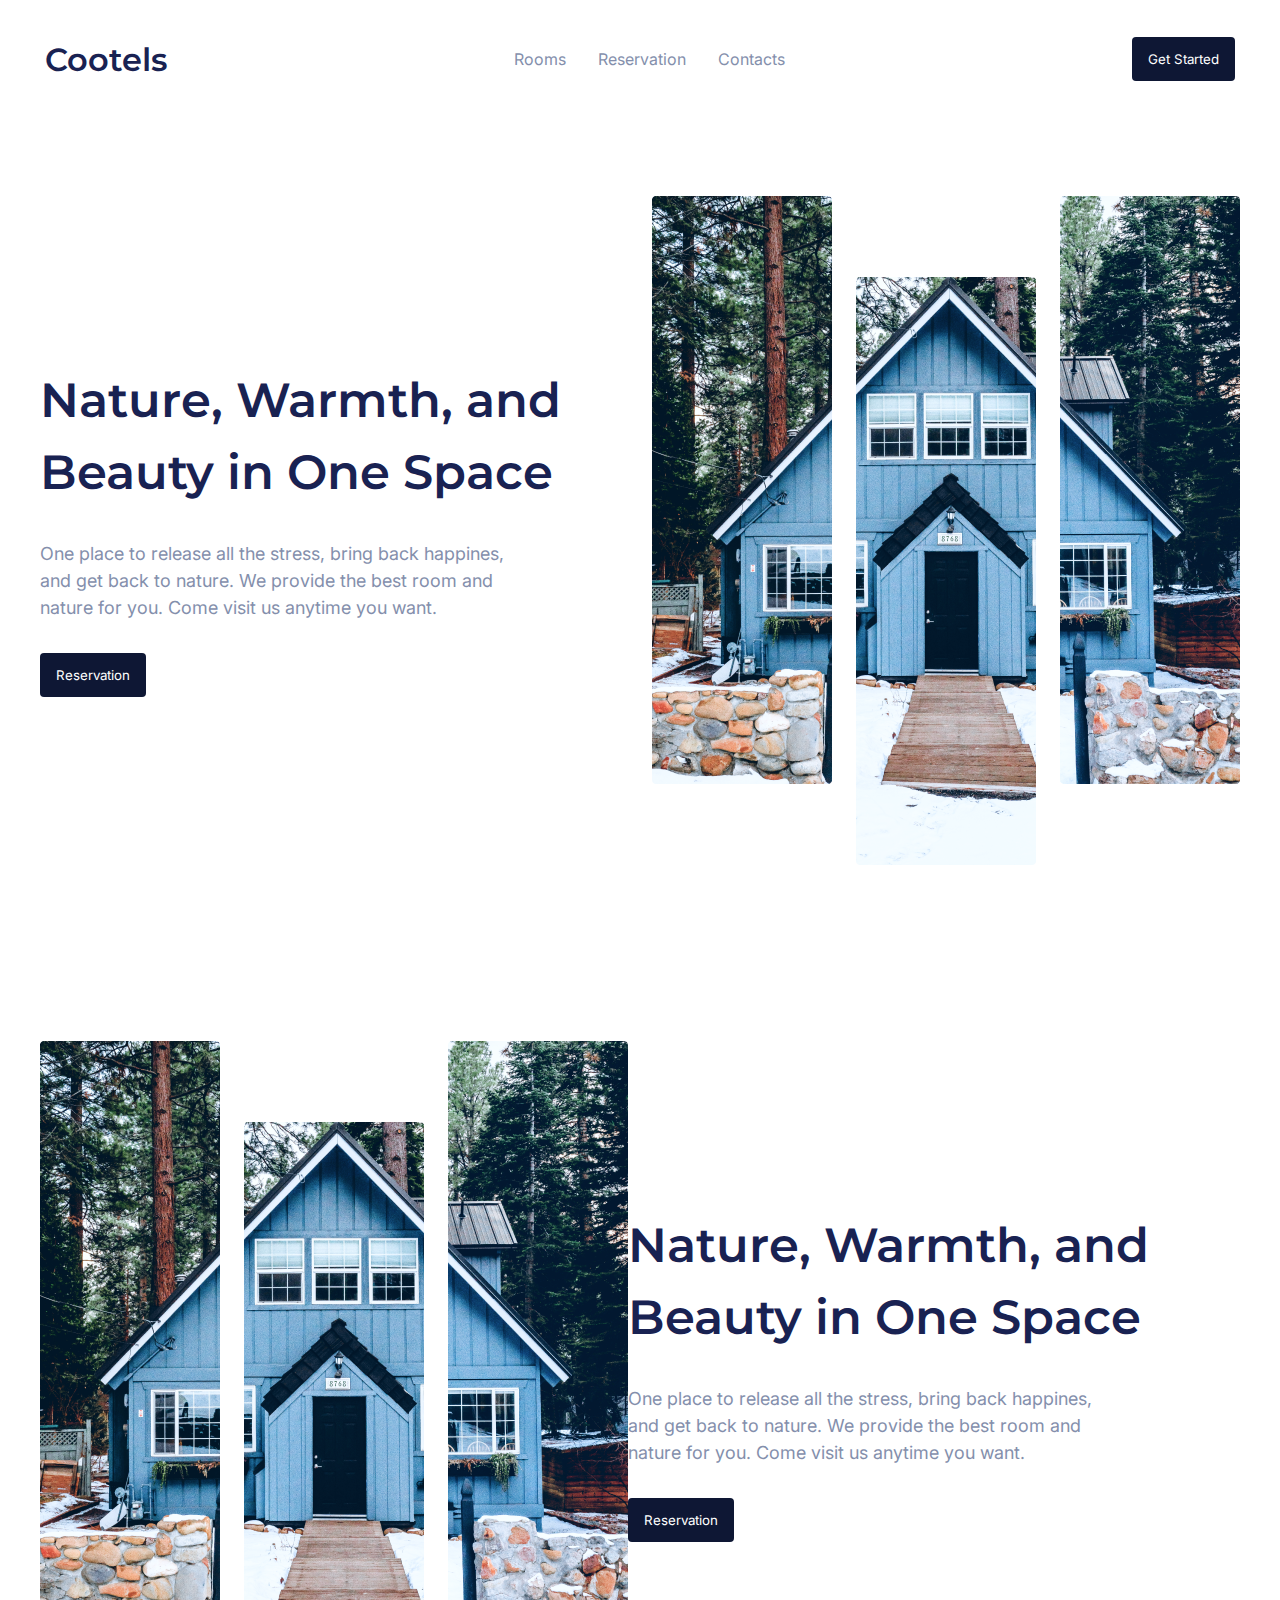
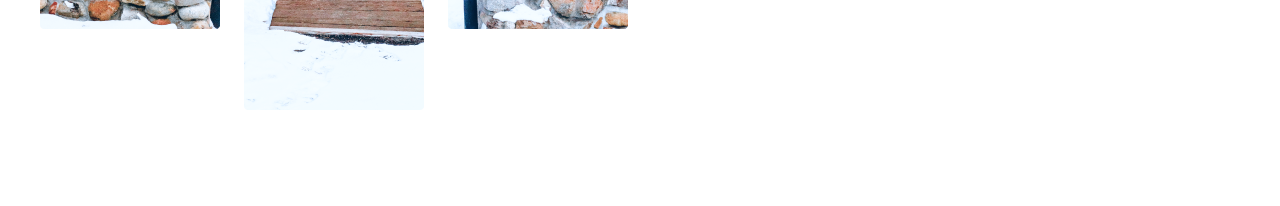
<file: lesson 5/index.html>
<!DOCTYPE html>
<html lang="en">
  <head>
    <meta charset="UTF-8" />
    <meta http-equiv="X-UA-Compatible" content="IE=edge" />
    <meta name="viewport" content="width=device-width, initial-scale=1.0" />
    <title>Document</title>
    <link rel="stylesheet" href="./css/style.css" />
    <link rel="stylesheet" href="./css/header.css" />
    <link rel="stylesheet" href="./css/hero.css" />
    <link rel="stylesheet" href="./css/offer.css" />
  </head>
  <body>
    <header class="header">
      <div class="header__container container">
        <div class="header__logo">Cootels</div>

        <nav class="header__nav">
          <li class="header__nav-item">Rooms</li>
          <li class="header__nav-item">Reservation</li>
          <li class="header__nav-item">Contacts</li>
        </nav>

        <button class="header__button button">Get Started</button>
      </div>
    </header>

    <main>
      <section class="hero container">
        <div class="hero__content">
          <h2 class="hero__title">Nature, Warmth, and Beauty in One Space</h2>
          <p class="hero__description">
            One place to release all the stress, bring back happines, and get
            back to nature. We provide the best room and nature for you. Come
            visit us anytime you want.
          </p>
          <button class="hero__button button">Reservation</button>
        </div>
        <img class="hero__image" src="./images/house.png" alt="house" />
      </section>

      <section class="offer container">
        <div class="offer__content">
          <h2 class="offer__title">Nature, Warmth, and Beauty in One Space</h2>
          <p class="offer__description">
            One place to release all the stress, bring back happines, and get
            back to nature. We provide the best room and nature for you. Come
            visit us anytime you want.
          </p>
          <button class="offer__button button">Reservation</button>
        </div>
        <img class="offer__image" src="./images/house.png" alt="house" />
      </section>
    </main>
  </body>
</html>
</file>
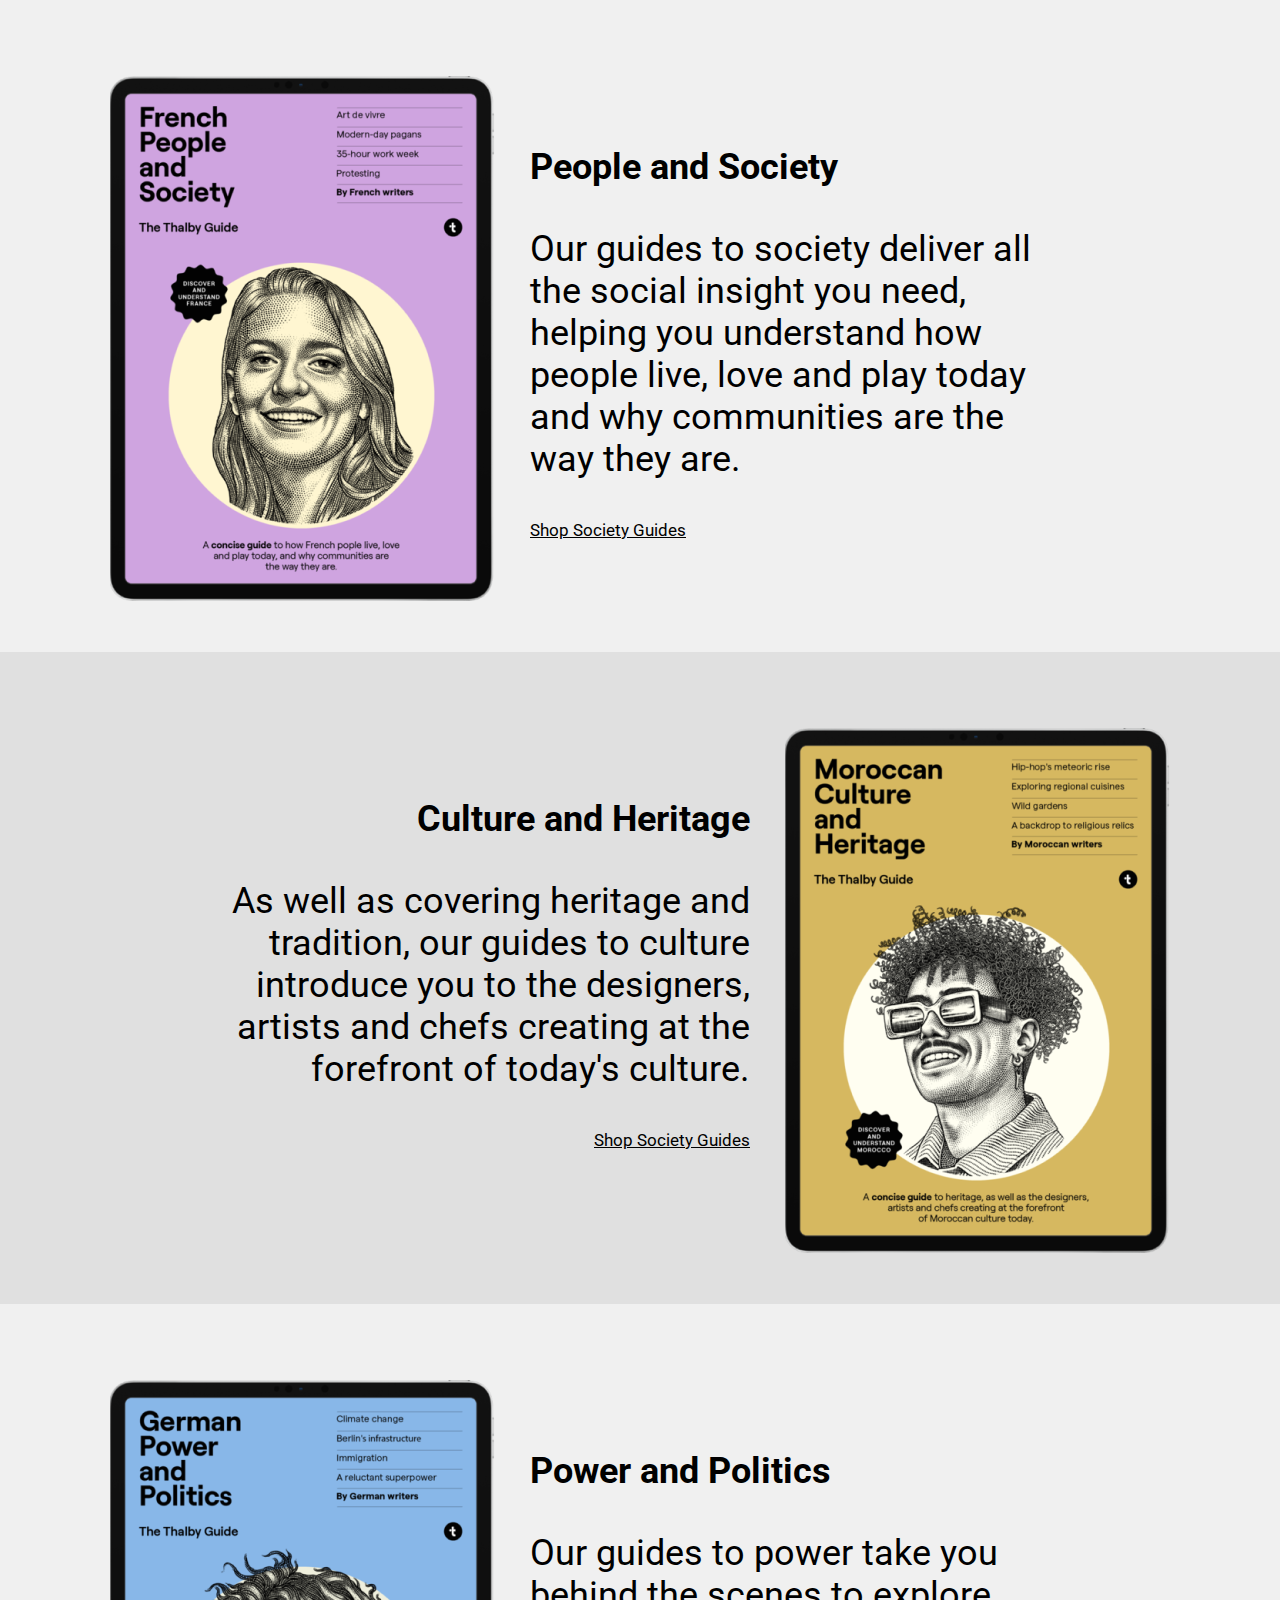
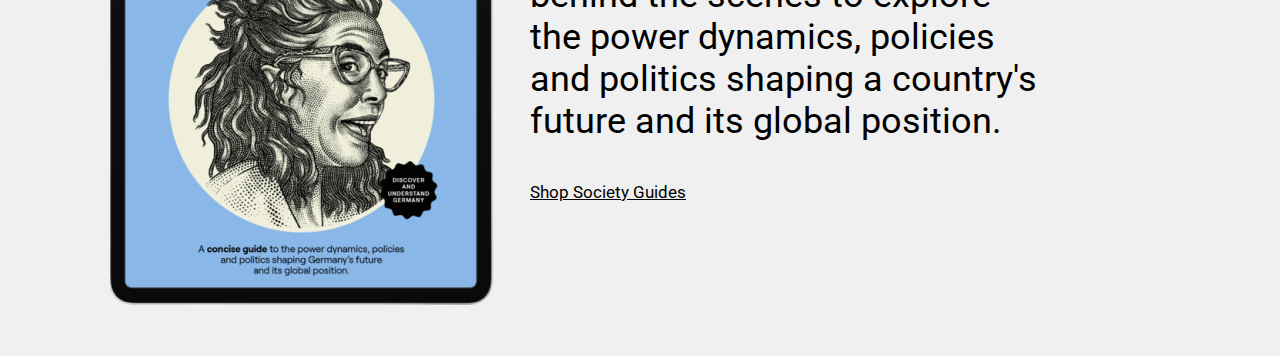
<file: Thalby/index.html>
<!DOCTYPE html>
<html lang="en">
  <head>
    <meta charset="UTF-8" />
    <meta http-equiv="X-UA-Compatible" content="IE=edge" />
    <meta name="viewport" content="width=device-width, initial-scale=1.0" />
    <title>Telbe</title>
    <link rel="stylesheet" href="css/style.css" />
    <link rel="preconnect" href="https://fonts.googleapis.com" />
    <link rel="preconnect" href="https://fonts.gstatic.com" crossorigin />
    <link
      href="https://fonts.googleapis.com/css2?family=Inter:wght@300;400;500;700&family=Montserrat:ital,wght@0,600;1,600&family=Roboto:wght@400;700&display=swap"
      rel="stylesheet"
    />
  </head>

  <body>
    <div class="guide">
      <div class="guide__container">
        <img src="images/guide1.png" alt="guide" class="guide__picture" />
        <div class="guide__content">
          <h2 class="guide__title">People and Society</h2>
          <p class="guide__description">
            Our guides to society deliver all the social insight you need,
            helping you understand how people live, love and play today and why
            communities are the way they are.
          </p>
          <a href="#" class="guide__link">Shop Society Guides</a>
        </div>
      </div>
      <div class="clearfix"></div>
    </div>

    <div class="guide guide--two">
      <div class="guide__container">
        <img
          src="images/guide2.png"
          alt="guide"
          class="guide__picture guide__picture--two"
        />
        <div class="guide__content guide__content--two">
          <h2 class="guide__title">Culture and Heritage</h2>
          <p class="guide__description">
            As well as covering heritage and tradition, our guides to culture
            introduce you to the designers, artists and chefs creating at the
            forefront of today's culture.
          </p>
          <a href="#" class="guide__link">Shop Society Guides</a>
        </div>
      </div>
      <div class="clearfix"></div>
    </div>

    <div class="guide">
      <div class="guide__container">
        <img src="images/guide3.png" alt="guide" class="guide__picture" />
        <div class="guide__content">
          <h2 class="guide__title">Power and Politics</h2>
          <p class="guide__description">
            Our guides to power take you behind the scenes to explore the power
            dynamics, policies and politics shaping a country's future and its
            global position.
          </p>
          <a href="#" class="guide__link">Shop Society Guides</a>
        </div>
      </div>
      <div class="clearfix"></div>
    </div>
  </body>
</html>
</file>
<file: lesson 5/css/style.css>
@import url("https://fonts.googleapis.com/css2?family=Inter:wght@300;400;500;700&family=Montserrat:ital,wght@0,100;0,200;0,300;0,400;0,500;0,600;0,700;1,100;1,200;1,300;1,400;1,500;1,600;1,700&family=Open+Sans:wght@400;600;700&family=Raleway&family=Roboto:wght@400;700&display=swap");

* {
  margin: 0;
  padding: 0;
  box-sizing: border-box;
}

h1,
h2,
h3,
h4,
h5,
h6 {
  font-family: Montserrat, sans-serif;
  font-weight: 600;
  font-size: 48px;
  line-height: 150%;
  color: #192252;
}

body {
  font-family: Inter, sans-serif;
  font-size: 18px;
  line-height: 150%;
  color: #848fac;
}

.container {
  padding: 0 5px;
  margin: auto;
  max-width: 1200px;
}

.button {
  font-family: inherit;
  background: #0e1734;
  border-radius: 4px;
  border: none;
  color: white;
  padding: 14px 16px;
}
</file>
<file: lesson 5/css/header.css>
.header {
  padding: 37px 0 35px 0;
  font-size: 16px;
}

.header__logo {
  font-family: Montserrat, sans-serif;
  font-weight: 600;
  font-size: 32px;
  line-height: 39px;
  color: #192252;
}

.header__container {
  display: flex;
  align-items: center;
  justify-content: space-between;
}

.header__nav {
  display: flex;
}

.header__nav-item {
  list-style: none;
  padding: 0 16px;
}
</file>
<file: lesson 5/css/hero.css>
.hero {
  padding: 80px 0 96px;
  display: flex;
  align-items: center;
}

.hero__content {
  margin-right: 24px;
}

.hero__description {
  margin-top: 32px;
  max-width: 485px;
}

.hero__button {
  margin-top: 32px;
}
</file>
<file: lesson 5/css/offer.css>
.offer {
  padding: 80px 0 96px;
  display: flex;
  align-items: center;
}

.offer__content {
  margin-right: 24px;
}

.offer__description {
  margin-top: 32px;
  max-width: 485px;
}

.offer__button {
  margin-top: 32px;
}

.offer__image {
  order: -1;
}
</file>
<file: Thalby/css/style.css>
* {
  margin: 0;
  box-sizing: border-box;
  padding: 0;
}

body {
  font-family: roboto;
}

.guide__container {
  max-width: 1060px;
  margin: auto;
}

.guide {
  background: rgba(204, 204, 204, 0.3);
  padding: 76px 0 51px;
}

.guide__content {
  margin-left: 420px;
  margin-right: 120px;
}

.guide__picture {
  float: left;
  width: 385px;
}

.guide__title {
  margin-bottom: 40px;
  font-size: 36px;
  line-height: 42px;
  padding-top: 70px;
}

.guide__description {
  font-size: 36px;
  line-height: 42px;
  padding-bottom: 40px;
}

.guide__link {
  font-size: 17px;
  line-height: 20px;
  color: black;
}

.clearfix {
  clear: both;
}

.guide--two {
  background: rgba(204, 204, 204, 0.6);
}

.guide__picture--two {
  float: right;
}

.guide__content--two {
  margin-right: 420px;
  margin-left: 120px;
  text-align: right;
}
</file>
